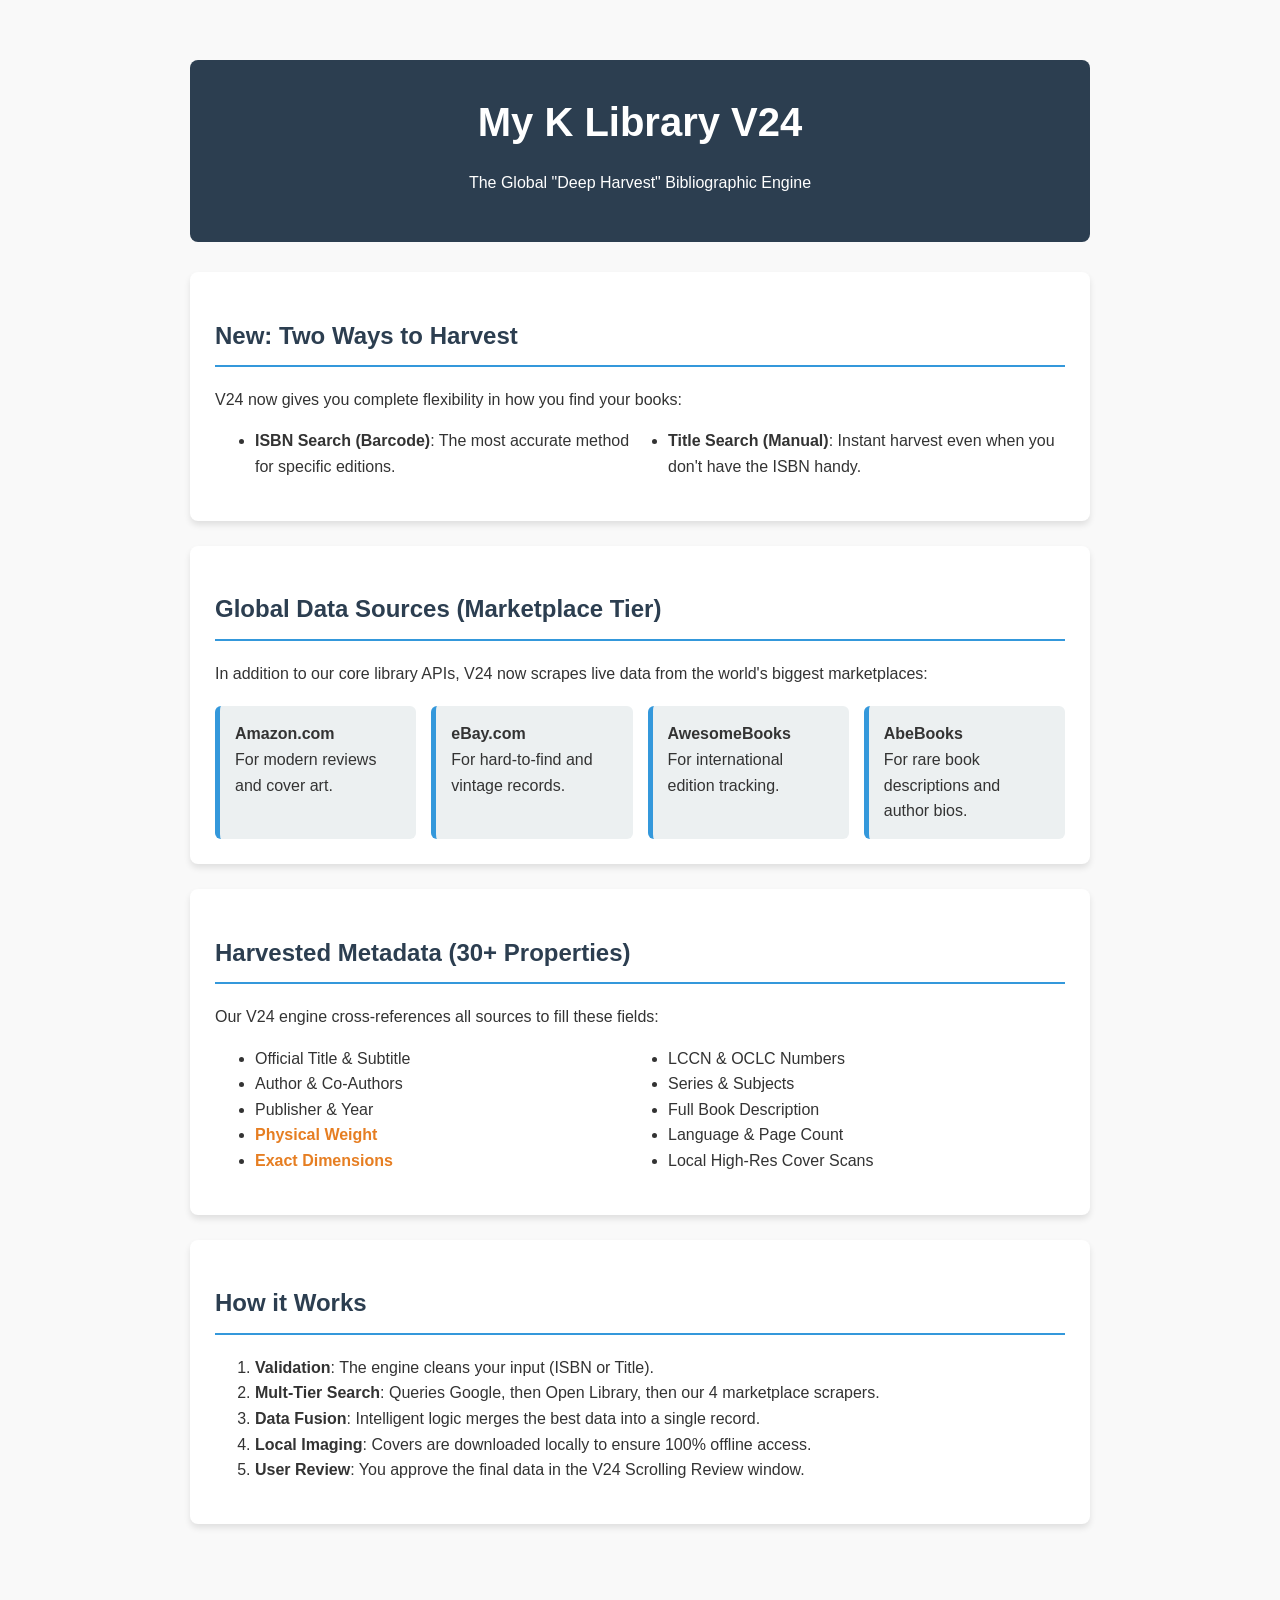
<file: AutoFill_Guide.html>
<!DOCTYPE html>
<html>
<head>
    <title>My K Library - V24 Auto-Fill Guide</title>
    <style>
        body { font-family: 'Segoe UI', Tahoma, Geneva, Verdana, sans-serif; line-height: 1.6; color: #333; max-width: 900px; margin: 40px auto; padding: 20px; background: #f9f9f9; }
        .header { background: #2c3e50; color: white; padding: 30px; border-radius: 8px; text-align: center; margin-bottom: 30px; }
        .section { background: white; padding: 25px; border-radius: 8px; box-shadow: 0 4px 6px rgba(0,0,0,0.1); margin-bottom: 25px; }
        h1 { margin: 0; font-size: 2.5em; }
        h2 { color: #2c3e50; border-bottom: 2px solid #3498db; padding-bottom: 10px; }
        .source-grid { display: grid; grid-template-columns: repeat(auto-fit, minmax(200px, 1fr)); gap: 15px; margin-top: 20px; }
        .source-card { background: #ecf0f1; padding: 15px; border-radius: 6px; border-left: 5px solid #3498db; }
        .highlight { color: #e67e22; font-weight: bold; }
        ul { columns: 2; -webkit-columns: 2; -moz-columns: 2; }
    </style>
</head>
<body>

<div class="header">
    <h1>My K Library V24</h1>
    <p>The Global "Deep Harvest" Bibliographic Engine</p>
</div>

<div class="section">
    <h2>New: Two Ways to Harvest</h2>
    <p>V24 now gives you complete flexibility in how you find your books:</p>
    <ul>
        <li><strong>ISBN Search (Barcode)</strong>: The most accurate method for specific editions.</li>
        <li><strong>Title Search (Manual)</strong>: Instant harvest even when you don't have the ISBN handy.</li>
    </ul>
</div>

<div class="section">
    <h2>Global Data Sources (Marketplace Tier)</h2>
    <p>In addition to our core library APIs, V24 now scrapes live data from the world's biggest marketplaces:</p>
    <div class="source-grid">
        <div class="source-card"><strong>Amazon.com</strong><br>For modern reviews and cover art.</div>
        <div class="source-card"><strong>eBay.com</strong><br>For hard-to-find and vintage records.</div>
        <div class="source-card"><strong>AwesomeBooks</strong><br>For international edition tracking.</div>
        <div class="source-card"><strong>AbeBooks</strong><br>For rare book descriptions and author bios.</div>
    </div>
</div>

<div class="section">
    <h2>Harvested Metadata (30+ Properties)</h2>
    <p>Our V24 engine cross-references all sources to fill these fields:</p>
    <ul>
        <li>Official Title & Subtitle</li>
        <li>Author & Co-Authors</li>
        <li>Publisher & Year</li>
        <li><span class="highlight">Physical Weight</span></li>
        <li><span class="highlight">Exact Dimensions</span></li>
        <li>LCCN & OCLC Numbers</li>
        <li>Series & Subjects</li>
        <li>Full Book Description</li>
        <li>Language & Page Count</li>
        <li>Local High-Res Cover Scans</li>
    </ul>
</div>

<div class="section">
    <h2>How it Works</h2>
    <ol>
        <li><strong>Validation</strong>: The engine cleans your input (ISBN or Title).</li>
        <li><strong>Mult-Tier Search</strong>: Queries Google, then Open Library, then our 4 marketplace scrapers.</li>
        <li><strong>Data Fusion</strong>: Intelligent logic merges the best data into a single record.</li>
        <li><strong>Local Imaging</strong>: Covers are downloaded locally to ensure 100% offline access.</li>
        <li><strong>User Review</strong>: You approve the final data in the V24 Scrolling Review window.</li>
    </ol>
</div>

</body>
</html>
</file>
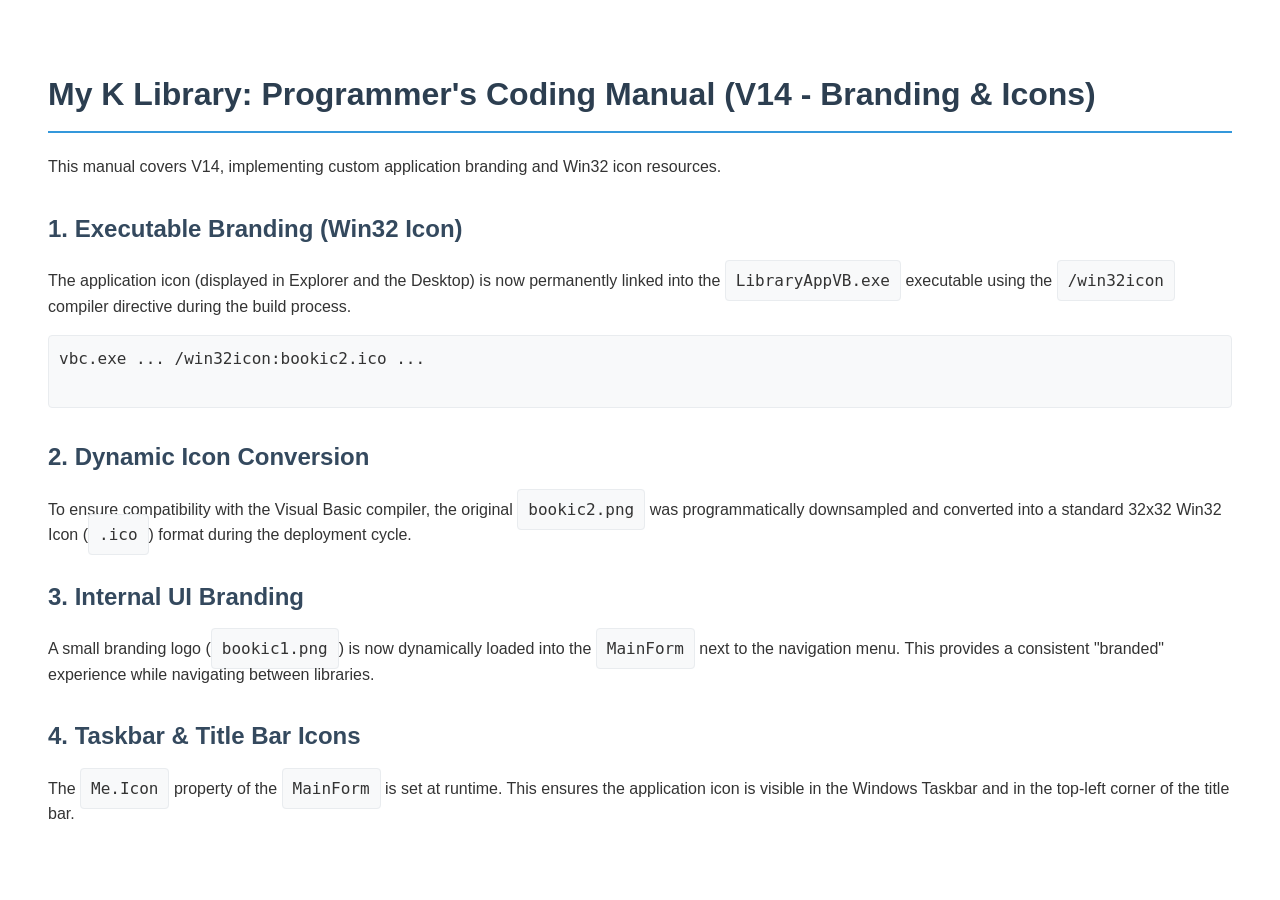
<file: Coding_Manual.html>
<!DOCTYPE html>
<html>
<head>
    <title>My K Library - Coding Manual</title>
    <style>
        body { font-family: 'Segoe UI', Tahoma, Geneva, Verdana, sans-serif; padding: 40px; color: #333; line-height: 1.6; }
        h1 { color: #2c3e50; border-bottom: 2px solid #3498db; padding-bottom: 10px; }
        h2 { color: #34495e; margin-top: 30px; }
        h3 { color: #555; }
        pre, code { background-color: #f8f9fa; border: 1px solid #e9ecef; border-radius: 4px; padding: 10px; font-family: Consolas, monospace; }
        .highlight { font-weight: bold; color: #e74c3c; }
        .success { color: #27ae60; }
        table { width: 100%; border-collapse: collapse; margin-top: 20px; }
        th, td { border: 1px solid #ddd; padding: 12px; text-align: left; }
        th { background-color: #f2f2f2; }
    </style>
</head>
<body>
    <h1>My K Library: Programmer's Coding Manual (V14 - Branding & Icons)</h1>
    <p>This manual covers V14, implementing custom application branding and Win32 icon resources.</p>

    <h2>1. Executable Branding (Win32 Icon)</h2>
    <p>The application icon (displayed in Explorer and the Desktop) is now permanently linked into the <code>LibraryAppVB.exe</code> executable using the <code>/win32icon</code> compiler directive during the build process.</p>
    <pre>
vbc.exe ... /win32icon:bookic2.ico ...
    </pre>

    <h2>2. Dynamic Icon Conversion</h2>
    <p>To ensure compatibility with the Visual Basic compiler, the original <code>bookic2.png</code> was programmatically downsampled and converted into a standard 32x32 Win32 Icon (<code>.ico</code>) format during the deployment cycle.</p>

    <h2>3. Internal UI Branding</h2>
    <p>A small branding logo (<code>bookic1.png</code>) is now dynamically loaded into the <code>MainForm</code> next to the navigation menu. This provides a consistent "branded" experience while navigating between libraries.</p>

    <h2>4. Taskbar & Title Bar Icons</h2>
    <p>The <code>Me.Icon</code> property of the <code>MainForm</code> is set at runtime. This ensures the application icon is visible in the Windows Taskbar and in the top-left corner of the title bar.</p>
</body>
</html>
</file>
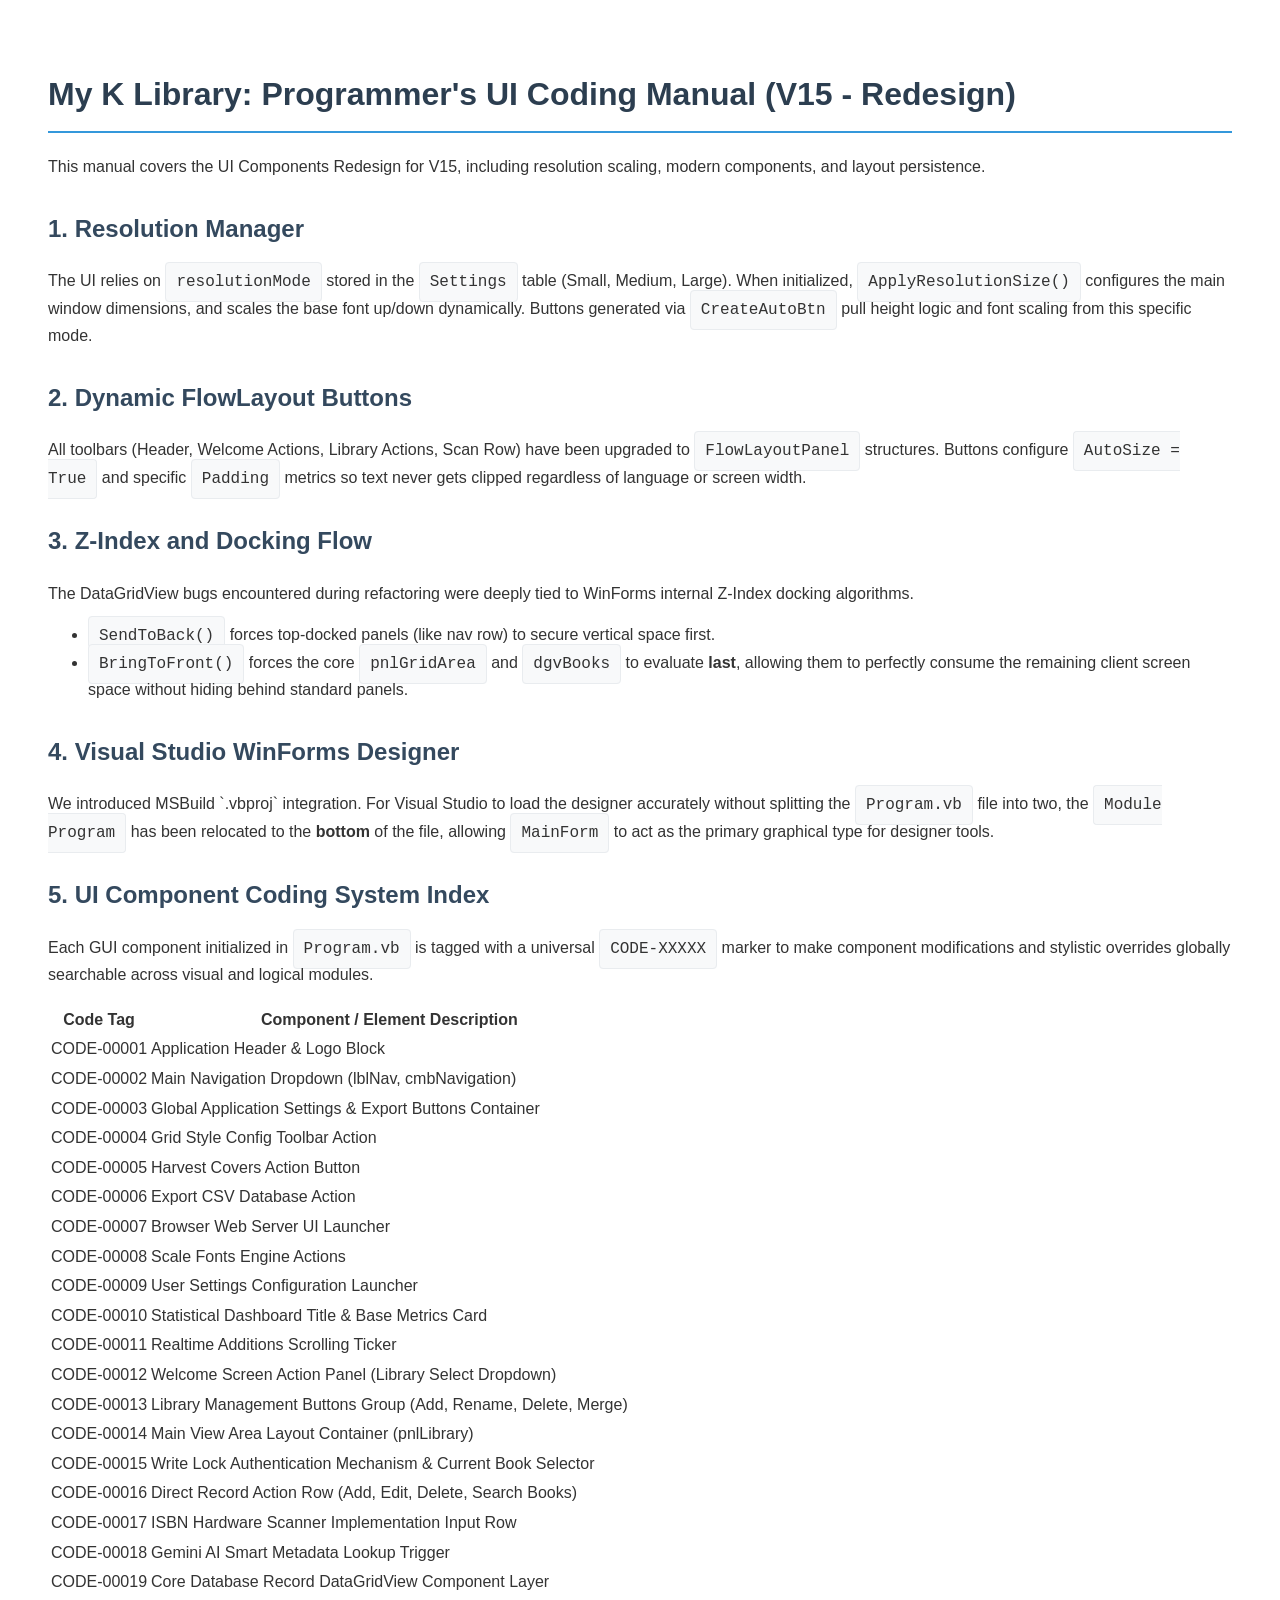
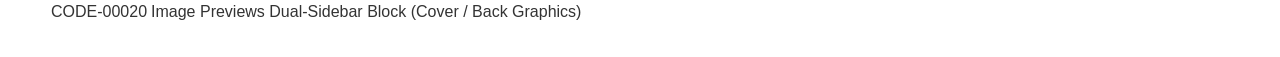
<file: Coding_Manual_V15.html>
<!DOCTYPE html>
<html>
<head>
    <title>My K Library - UI Components Manual</title>
    <style>
        body { font-family: 'Segoe UI', Tahoma, Geneva, Verdana, sans-serif; padding: 40px; color: #333; line-height: 1.6; }
        h1 { color: #2c3e50; border-bottom: 2px solid #3498db; padding-bottom: 10px; }
        h2 { color: #34495e; margin-top: 30px; }
        h3 { color: #555; }
        pre, code { background-color: #f8f9fa; border: 1px solid #e9ecef; border-radius: 4px; padding: 10px; font-family: Consolas, monospace; }
        .highlight { font-weight: bold; color: #e74c3c; }
    </style>
</head>
<body>
    <h1>My K Library: Programmer's UI Coding Manual (V15 - Redesign)</h1>
    <p>This manual covers the UI Components Redesign for V15, including resolution scaling, modern components, and layout persistence.</p>

    <h2>1. Resolution Manager</h2>
    <p>The UI relies on <code>resolutionMode</code> stored in the <code>Settings</code> table (Small, Medium, Large). When initialized, <code>ApplyResolutionSize()</code> configures the main window dimensions, and scales the base font up/down dynamically. Buttons generated via <code>CreateAutoBtn</code> pull height logic and font scaling from this specific mode.</p>

    <h2>2. Dynamic FlowLayout Buttons</h2>
    <p>All toolbars (Header, Welcome Actions, Library Actions, Scan Row) have been upgraded to <code>FlowLayoutPanel</code> structures. Buttons configure <code>AutoSize = True</code> and specific <code>Padding</code> metrics so text never gets clipped regardless of language or screen width.</p>

    <h2>3. Z-Index and Docking Flow</h2>
    <p>The DataGridView bugs encountered during refactoring were deeply tied to WinForms internal Z-Index docking algorithms.</p>
    <ul>
        <li><code>SendToBack()</code> forces top-docked panels (like nav row) to secure vertical space first.</li>
        <li><code>BringToFront()</code> forces the core <code>pnlGridArea</code> and <code>dgvBooks</code> to evaluate <b>last</b>, allowing them to perfectly consume the remaining client screen space without hiding behind standard panels.</li>
    </ul>

    <h2>4. Visual Studio WinForms Designer</h2>
    <p>We introduced MSBuild `.vbproj` integration. For Visual Studio to load the designer accurately without splitting the <code>Program.vb</code> file into two, the <code>Module Program</code> has been relocated to the <b>bottom</b> of the file, allowing <code>MainForm</code> to act as the primary graphical type for designer tools.</p>
    <h2>5. UI Component Coding System Index</h2>
    <p>Each GUI component initialized in <code>Program.vb</code> is tagged with a universal <code>CODE-XXXXX</code> marker to make component modifications and stylistic overrides globally searchable across visual and logical modules.</p>
    <table>
        <tr><th>Code Tag</th><th>Component / Element Description</th></tr>
        <tr><td>CODE-00001</td><td>Application Header & Logo Block</td></tr>
        <tr><td>CODE-00002</td><td>Main Navigation Dropdown (lblNav, cmbNavigation)</td></tr>
        <tr><td>CODE-00003</td><td>Global Application Settings & Export Buttons Container</td></tr>
        <tr><td>CODE-00004</td><td>Grid Style Config Toolbar Action</td></tr>
        <tr><td>CODE-00005</td><td>Harvest Covers Action Button</td></tr>
        <tr><td>CODE-00006</td><td>Export CSV Database Action</td></tr>
        <tr><td>CODE-00007</td><td>Browser Web Server UI Launcher</td></tr>
        <tr><td>CODE-00008</td><td>Scale Fonts Engine Actions</td></tr>
        <tr><td>CODE-00009</td><td>User Settings Configuration Launcher</td></tr>
        <tr><td>CODE-00010</td><td>Statistical Dashboard Title & Base Metrics Card</td></tr>
        <tr><td>CODE-00011</td><td>Realtime Additions Scrolling Ticker</td></tr>
        <tr><td>CODE-00012</td><td>Welcome Screen Action Panel (Library Select Dropdown)</td></tr>
        <tr><td>CODE-00013</td><td>Library Management Buttons Group (Add, Rename, Delete, Merge)</td></tr>
        <tr><td>CODE-00014</td><td>Main View Area Layout Container (pnlLibrary)</td></tr>
        <tr><td>CODE-00015</td><td>Write Lock Authentication Mechanism & Current Book Selector</td></tr>
        <tr><td>CODE-00016</td><td>Direct Record Action Row (Add, Edit, Delete, Search Books)</td></tr>
        <tr><td>CODE-00017</td><td>ISBN Hardware Scanner Implementation Input Row</td></tr>
        <tr><td>CODE-00018</td><td>Gemini AI Smart Metadata Lookup Trigger</td></tr>
        <tr><td>CODE-00019</td><td>Core Database Record DataGridView Component Layer</td></tr>
        <tr><td>CODE-00020</td><td>Image Previews Dual-Sidebar Block (Cover / Back Graphics)</td></tr>
    </table>
</body>
</html>
</file>
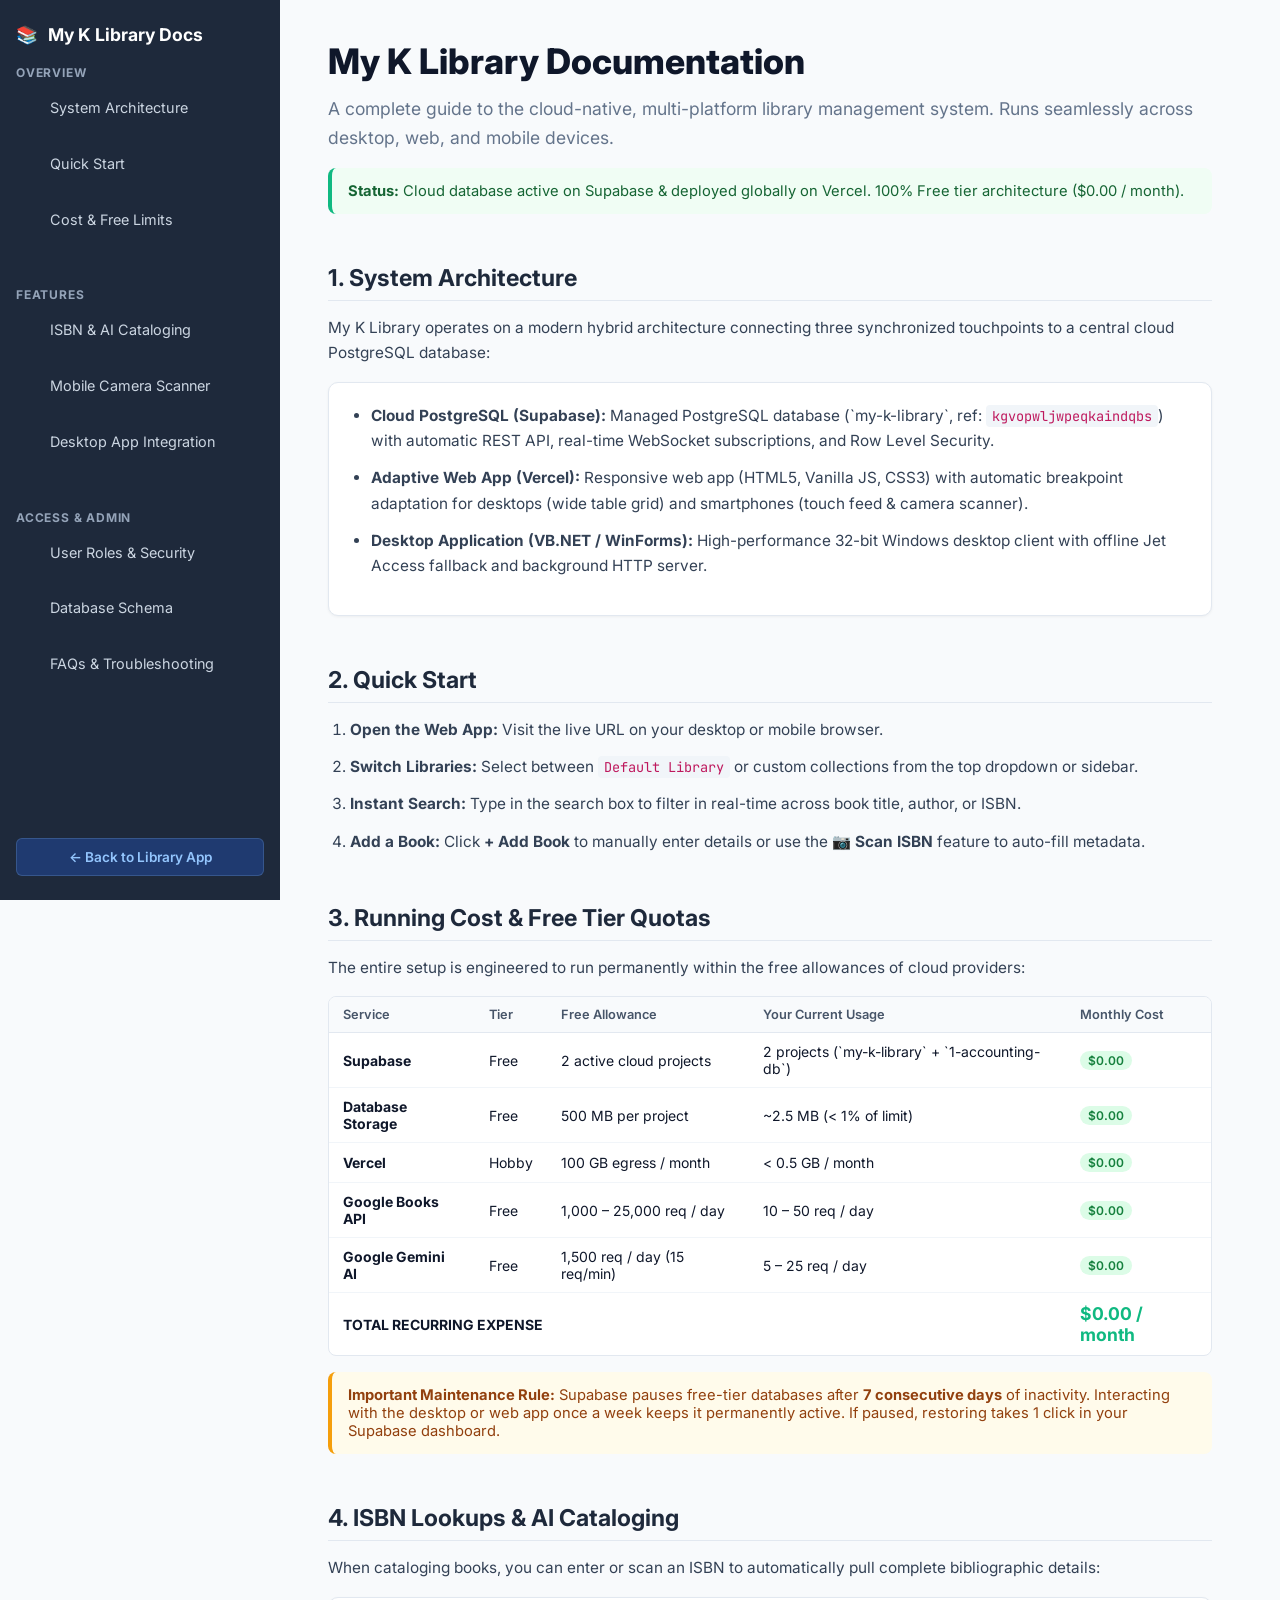
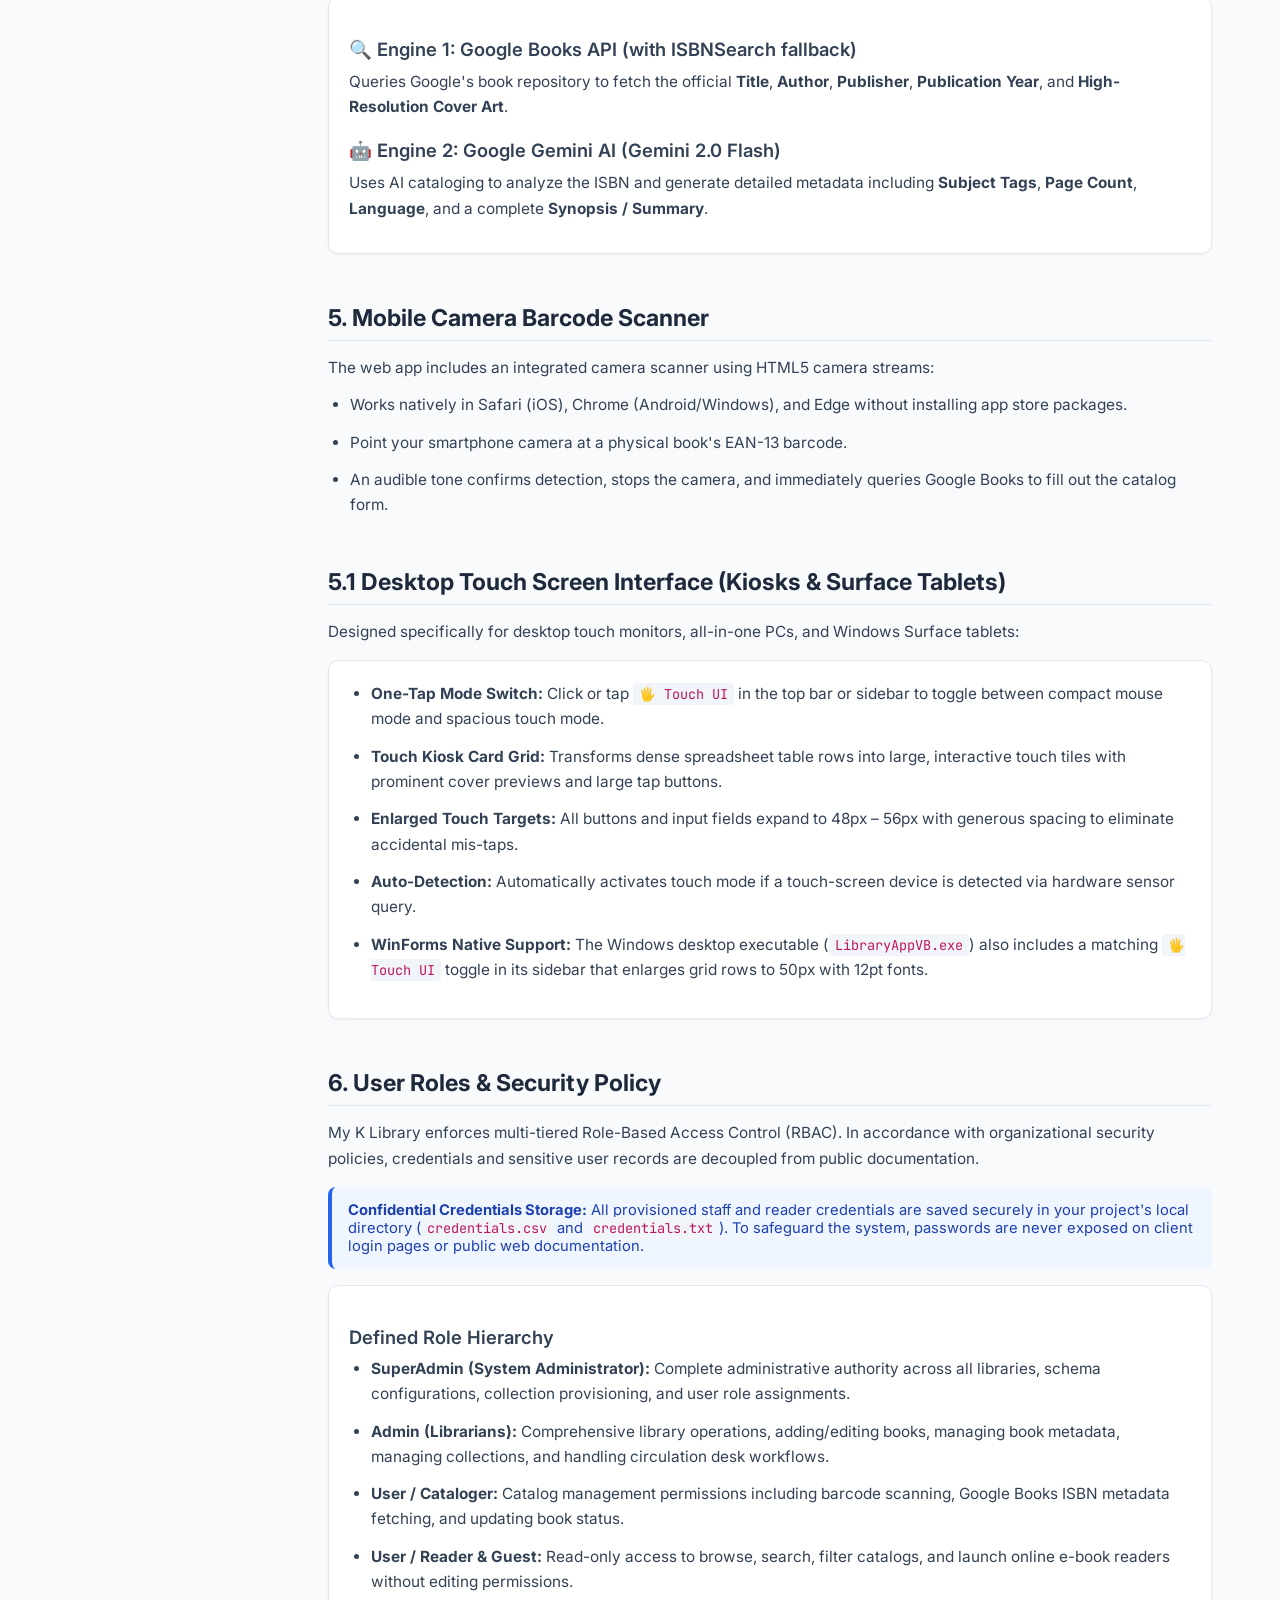
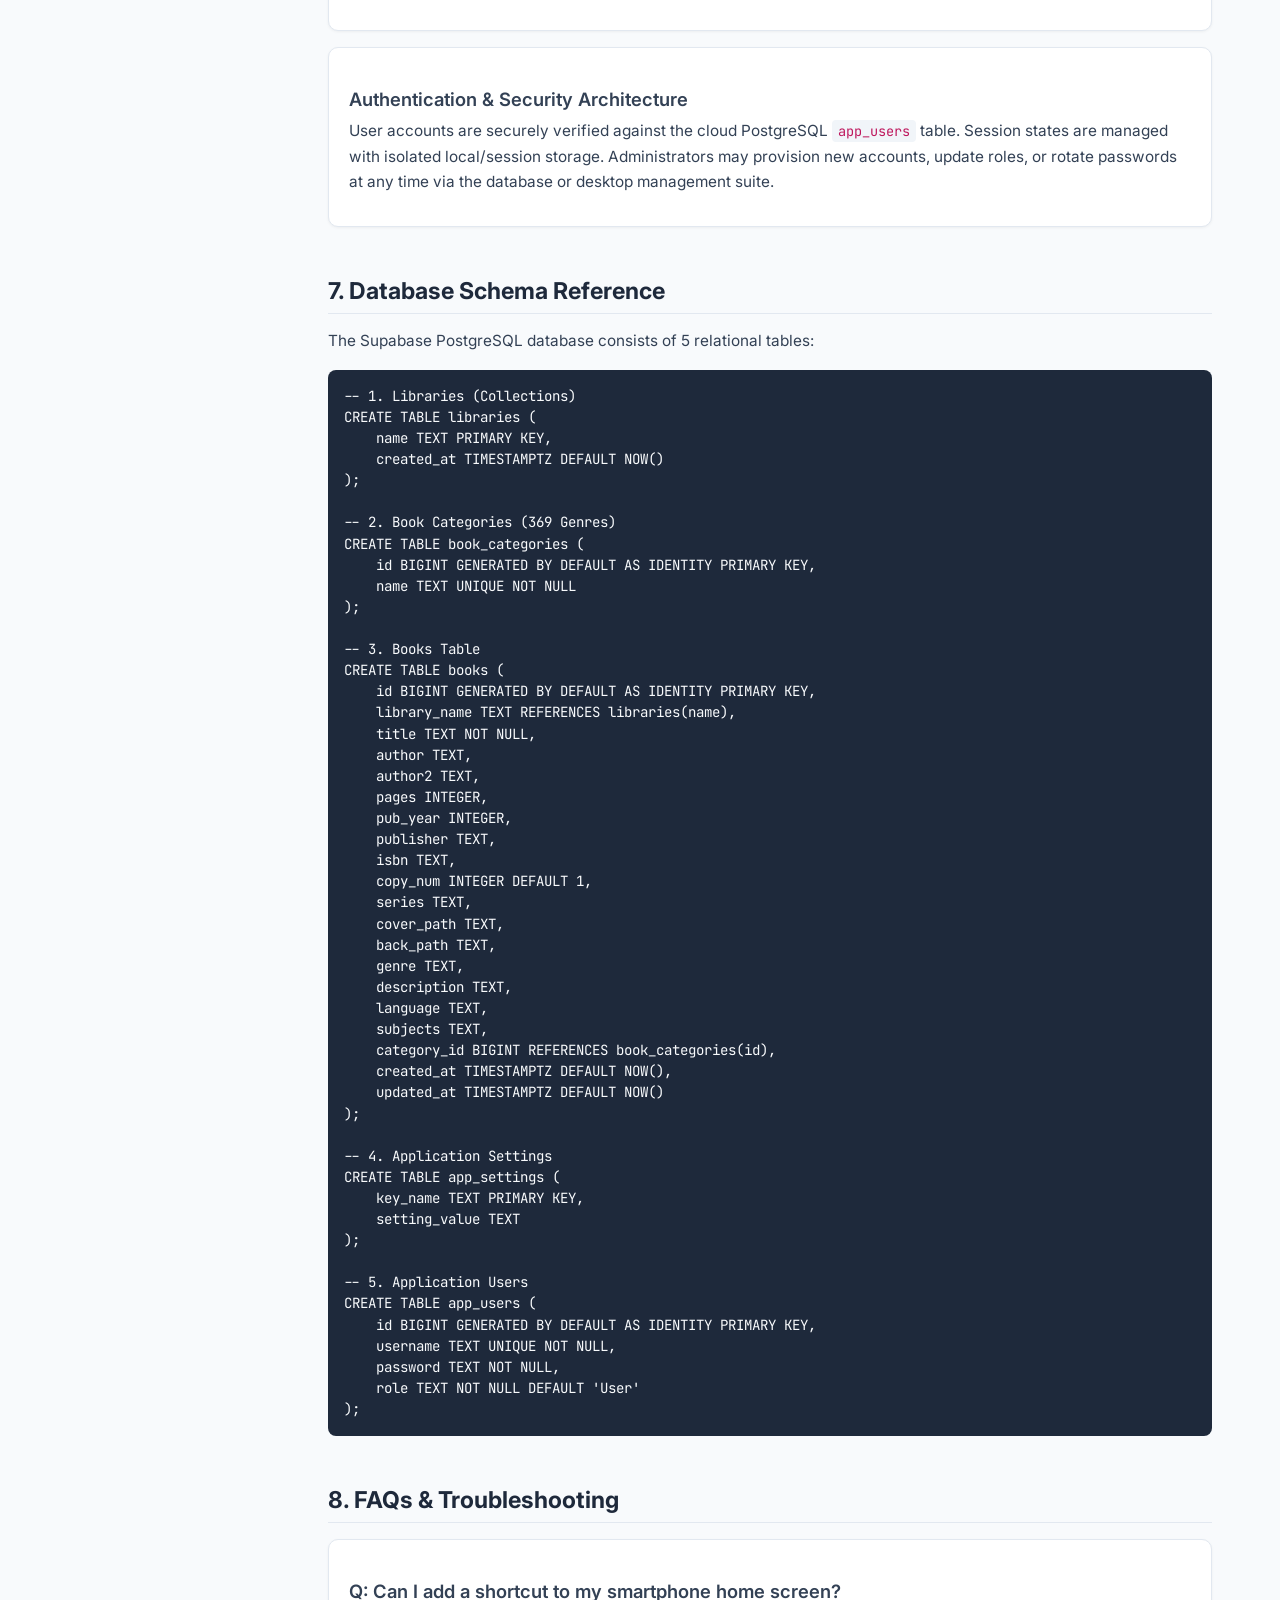
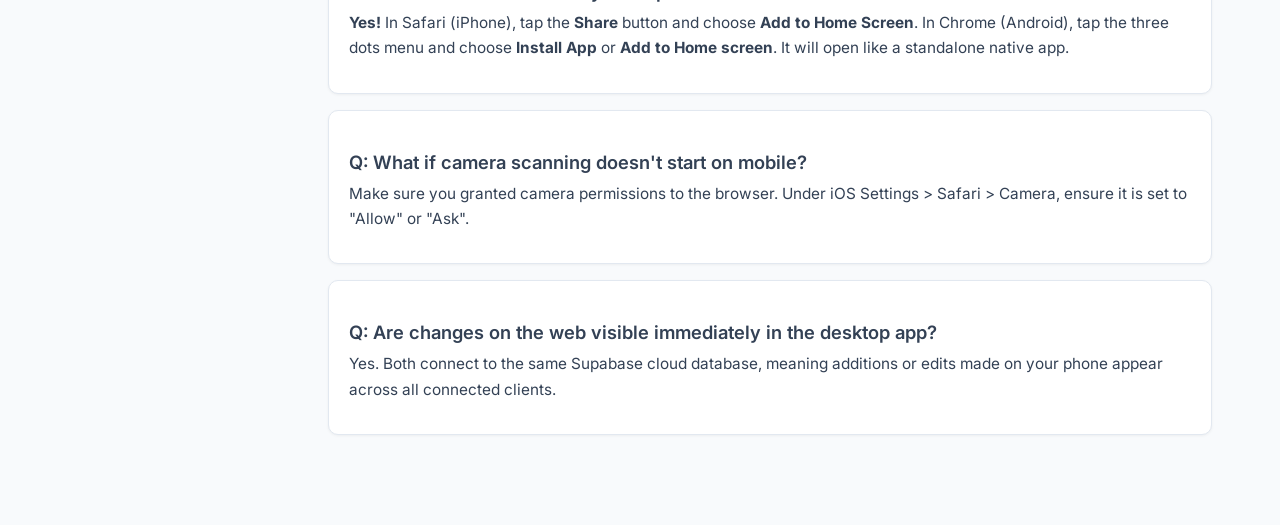
<file: web/docs.html>
<!DOCTYPE html>
<html lang="en">
<head>
  <meta charset="UTF-8">
  <meta name="viewport" content="width=device-width, initial-scale=1.0">
  <title>Documentation - My K Library Cloud</title>
  <link rel="icon" href="data:image/svg+xml,<svg xmlns='http://www.w3.org/2000/svg' viewBox='0 0 100 100'><text y='.9em' font-size='90'>📚</text></svg>">
  <link rel="preconnect" href="https://fonts.googleapis.com">
  <link rel="preconnect" href="https://fonts.gstatic.com" crossorigin>
  <link href="https://fonts.googleapis.com/css2?family=Inter:wght@300;400;500;600;700&family=JetBrains+Mono:wght@400;600&display=swap" rel="stylesheet">
  <style>
    :root {
      --primary: #2563eb;
      --primary-hover: #1d4ed8;
      --bg: #f8fafc;
      --sidebar-bg: #1e293b;
      --card-bg: #ffffff;
      --text: #0f172a;
      --text-muted: #64748b;
      --border: #e2e8f0;
      --code-bg: #f1f5f9;
      --success: #10b981;
      --warning: #f59e0b;
      --accent: #8b5cf6;
    }
    * { box-sizing: border-box; margin: 0; padding: 0; font-family: 'Inter', sans-serif; }
    body { background: var(--bg); color: var(--text); display: flex; min-height: 100vh; }
    
    /* Docs Sidebar */
    .docs-nav {
      width: 280px;
      background: var(--sidebar-bg);
      color: #fff;
      padding: 24px 16px;
      flex-shrink: 0;
      position: sticky;
      top: 0;
      height: 100vh;
      overflow-y: auto;
      display: flex;
      flex-direction: column;
      gap: 20px;
    }
    .brand { display: flex; align-items: center; gap: 10px; font-weight: 700; font-size: 1.1rem; }
    .nav-group-title { font-size: 0.75rem; text-transform: uppercase; color: #94a3b8; font-weight: 700; letter-spacing: 0.8px; margin-bottom: 8px; }
    .nav-links { list-style: none; display: flex; flex-direction: column; gap: 4px; }
    .nav-link { display: block; padding: 8px 12px; color: #cbd5e1; text-decoration: none; font-size: 0.9rem; border-radius: 6px; transition: all 0.15s; }
    .nav-link:hover { background: #334155; color: #fff; }
    .back-btn { margin-top: auto; padding: 10px 14px; background: rgba(37, 99, 235, 0.3); color: #93c5fd; border-radius: 6px; text-decoration: none; font-weight: 600; text-align: center; font-size: 0.85rem; border: 1px solid rgba(147, 197, 253, 0.2); }
    .back-btn:hover { background: rgba(37, 99, 235, 0.5); }

    /* Docs Content */
    .docs-main { flex: 1; padding: 40px 48px; max-width: 980px; overflow-y: auto; }
    .doc-section { margin-bottom: 50px; scroll-margin-top: 30px; }
    h1 { font-size: 2.2rem; font-weight: 800; margin-bottom: 12px; color: #0f172a; }
    h2 { font-size: 1.45rem; font-weight: 700; margin-top: 32px; margin-bottom: 14px; color: #1e293b; border-bottom: 1px solid var(--border); padding-bottom: 8px; }
    h3 { font-size: 1.15rem; font-weight: 600; margin-top: 20px; margin-bottom: 8px; color: #334155; }
    p, li { font-size: 0.96rem; line-height: 1.65; color: #334155; margin-bottom: 12px; }
    ul, ol { padding-left: 22px; margin-bottom: 16px; }

    /* Cards & Tables */
    .card { background: var(--card-bg); border: 1px solid var(--border); border-radius: 10px; padding: 20px; margin: 16px 0; box-shadow: 0 1px 3px rgba(0,0,0,0.05); }
    .table-wrap { overflow-x: auto; margin: 16px 0; border: 1px solid var(--border); border-radius: 8px; background: #fff; }
    table { width: 100%; border-collapse: collapse; text-align: left; }
    th { background: #f8fafc; padding: 10px 14px; font-size: 0.8rem; font-weight: 600; color: #475569; border-bottom: 1px solid var(--border); }
    td { padding: 10px 14px; font-size: 0.875rem; border-bottom: 1px solid #f1f5f9; }
    tr:last-child td { border-bottom: none; }
    
    /* Code & Badges */
    code { font-family: 'JetBrains Mono', monospace; background: var(--code-bg); padding: 2px 6px; border-radius: 4px; font-size: 0.85rem; color: #be185d; }
    pre { background: #1e293b; color: #f8fafc; padding: 16px; border-radius: 8px; overflow-x: auto; font-family: 'JetBrains Mono', monospace; font-size: 0.88rem; line-height: 1.5; margin: 16px 0; }
    .badge { display: inline-block; padding: 2px 8px; border-radius: 12px; font-size: 0.75rem; font-weight: 600; }
    .badge-admin { background: #dbeafe; color: #1e40af; }
    .badge-super { background: #fef3c7; color: #92400e; }
    .badge-user { background: #f1f5f9; color: #475569; }
    .badge-free { background: #dcfce7; color: #15803d; }

    /* Alert Callouts */
    .alert { padding: 14px 16px; border-radius: 8px; margin: 16px 0; font-size: 0.92rem; display: flex; gap: 12px; align-items: flex-start; }
    .alert-info { background: #eff6ff; border-left: 4px solid var(--primary); color: #1e40af; }
    .alert-success { background: #f0fdf4; border-left: 4px solid var(--success); color: #166534; }
    .alert-warning { background: #fffbeb; border-left: 4px solid var(--warning); color: #92400e; }

    @media (max-width: 768px) {
      body { flex-direction: column; }
      .docs-nav { width: 100%; height: auto; position: relative; }
      .docs-main { padding: 24px 16px; }
    }
  </style>
</head>
<body>

  <!-- Navigation Sidebar -->
  <aside class="docs-nav">
    <div class="brand">
      <span>📚</span>
      <span>My K Library Docs</span>
    </div>

    <div>
      <div class="nav-group-title">Overview</div>
      <ul class="nav-links">
        <li><a href="#architecture" class="nav-link">System Architecture</a></li>
        <li><a href="#quickstart" class="nav-link">Quick Start</a></li>
        <li><a href="#cost-limits" class="nav-link">Cost & Free Limits</a></li>
      </ul>
    </div>

    <div>
      <div class="nav-group-title">Features</div>
      <ul class="nav-links">
        <li><a href="#isbn-lookups" class="nav-link">ISBN & AI Cataloging</a></li>
        <li><a href="#mobile-scanner" class="nav-link">Mobile Camera Scanner</a></li>
        <li><a href="#desktop-sync" class="nav-link">Desktop App Integration</a></li>
      </ul>
    </div>

    <div>
      <div class="nav-group-title">Access & Admin</div>
      <ul class="nav-links">
        <li><a href="#user-directory" class="nav-link">User Roles & Security</a></li>
        <li><a href="#schema" class="nav-link">Database Schema</a></li>
        <li><a href="#faq" class="nav-link">FAQs & Troubleshooting</a></li>
      </ul>
    </div>

    <a href="index.html" class="back-btn">← Back to Library App</a>
  </aside>

  <!-- Main Documentation Content -->
  <main class="docs-main">
    <header class="doc-section">
      <h1>My K Library Documentation</h1>
      <p style="font-size: 1.1rem; color: var(--text-muted);">
        A complete guide to the cloud-native, multi-platform library management system. Runs seamlessly across desktop, web, and mobile devices.
      </p>
      <div class="alert alert-success">
        <div><strong>Status:</strong> Cloud database active on Supabase & deployed globally on Vercel. 100% Free tier architecture ($0.00 / month).</div>
      </div>
    </header>

    <!-- 1. System Architecture -->
    <section id="architecture" class="doc-section">
      <h2>1. System Architecture</h2>
      <p>My K Library operates on a modern hybrid architecture connecting three synchronized touchpoints to a central cloud PostgreSQL database:</p>
      
      <div class="card">
        <ul>
          <li><strong>Cloud PostgreSQL (Supabase):</strong> Managed PostgreSQL database (`my-k-library`, ref: <code>kgvopwljwpeqkaindqbs</code>) with automatic REST API, real-time WebSocket subscriptions, and Row Level Security.</li>
          <li><strong>Adaptive Web App (Vercel):</strong> Responsive web app (HTML5, Vanilla JS, CSS3) with automatic breakpoint adaptation for desktops (wide table grid) and smartphones (touch feed & camera scanner).</li>
          <li><strong>Desktop Application (VB.NET / WinForms):</strong> High-performance 32-bit Windows desktop client with offline Jet Access fallback and background HTTP server.</li>
        </ul>
      </div>
    </section>

    <!-- 2. Quick Start -->
    <section id="quickstart" class="doc-section">
      <h2>2. Quick Start</h2>
      <ol>
        <li><strong>Open the Web App:</strong> Visit the live URL on your desktop or mobile browser.</li>
        <li><strong>Switch Libraries:</strong> Select between <code>Default Library</code> or custom collections from the top dropdown or sidebar.</li>
        <li><strong>Instant Search:</strong> Type in the search box to filter in real-time across book title, author, or ISBN.</li>
        <li><strong>Add a Book:</strong> Click <strong>+ Add Book</strong> to manually enter details or use the <strong>📷 Scan ISBN</strong> feature to auto-fill metadata.</li>
      </ol>
    </section>

    <!-- 3. Cost & Free Limits -->
    <section id="cost-limits" class="doc-section">
      <h2>3. Running Cost & Free Tier Quotas</h2>
      <p>The entire setup is engineered to run permanently within the free allowances of cloud providers:</p>

      <div class="table-wrap">
        <table>
          <thead>
            <tr>
              <th>Service</th>
              <th>Tier</th>
              <th>Free Allowance</th>
              <th>Your Current Usage</th>
              <th>Monthly Cost</th>
            </tr>
          </thead>
          <tbody>
            <tr>
              <td><strong>Supabase</strong></td>
              <td>Free</td>
              <td>2 active cloud projects</td>
              <td>2 projects (`my-k-library` + `1-accounting-db`)</td>
              <td><span class="badge badge-free">$0.00</span></td>
            </tr>
            <tr>
              <td><strong>Database Storage</strong></td>
              <td>Free</td>
              <td>500 MB per project</td>
              <td>~2.5 MB (&lt; 1% of limit)</td>
              <td><span class="badge badge-free">$0.00</span></td>
            </tr>
            <tr>
              <td><strong>Vercel</strong></td>
              <td>Hobby</td>
              <td>100 GB egress / month</td>
              <td>&lt; 0.5 GB / month</td>
              <td><span class="badge badge-free">$0.00</span></td>
            </tr>
            <tr>
              <td><strong>Google Books API</strong></td>
              <td>Free</td>
              <td>1,000 – 25,000 req / day</td>
              <td>10 – 50 req / day</td>
              <td><span class="badge badge-free">$0.00</span></td>
            </tr>
            <tr>
              <td><strong>Google Gemini AI</strong></td>
              <td>Free</td>
              <td>1,500 req / day (15 req/min)</td>
              <td>5 – 25 req / day</td>
              <td><span class="badge badge-free">$0.00</span></td>
            </tr>
            <tr>
              <td colspan="4"><strong>TOTAL RECURRING EXPENSE</strong></td>
              <td><strong style="color:var(--success); font-size:1.1rem;">$0.00 / month</strong></td>
            </tr>
          </tbody>
        </table>
      </div>

      <div class="alert alert-warning">
        <div><strong>Important Maintenance Rule:</strong> Supabase pauses free-tier databases after <strong>7 consecutive days</strong> of inactivity. Interacting with the desktop or web app once a week keeps it permanently active. If paused, restoring takes 1 click in your Supabase dashboard.</div>
      </div>
    </section>

    <!-- 4. ISBN & AI Cataloging -->
    <section id="isbn-lookups" class="doc-section">
      <h2>4. ISBN Lookups & AI Cataloging</h2>
      <p>When cataloging books, you can enter or scan an ISBN to automatically pull complete bibliographic details:</p>
      
      <div class="card">
        <h3>🔍 Engine 1: Google Books API (with ISBNSearch fallback)</h3>
        <p>Queries Google's book repository to fetch the official <strong>Title</strong>, <strong>Author</strong>, <strong>Publisher</strong>, <strong>Publication Year</strong>, and <strong>High-Resolution Cover Art</strong>.</p>

        <h3>🤖 Engine 2: Google Gemini AI (Gemini 2.0 Flash)</h3>
        <p>Uses AI cataloging to analyze the ISBN and generate detailed metadata including <strong>Subject Tags</strong>, <strong>Page Count</strong>, <strong>Language</strong>, and a complete <strong>Synopsis / Summary</strong>.</p>
      </div>
    </section>

    <!-- 5. Mobile Camera Barcode Scanner -->
    <section id="mobile-scanner" class="doc-section">
      <h2>5. Mobile Camera Barcode Scanner</h2>
      <p>The web app includes an integrated camera scanner using HTML5 camera streams:</p>
      <ul>
        <li>Works natively in Safari (iOS), Chrome (Android/Windows), and Edge without installing app store packages.</li>
        <li>Point your smartphone camera at a physical book's EAN-13 barcode.</li>
        <li>An audible tone confirms detection, stops the camera, and immediately queries Google Books to fill out the catalog form.</li>
      </ul>
    </section>

    <!-- 5.1 Desktop Touch Screen Interface -->
    <section id="touch-interface" class="doc-section">
      <h2>5.1 Desktop Touch Screen Interface (Kiosks & Surface Tablets)</h2>
      <p>Designed specifically for desktop touch monitors, all-in-one PCs, and Windows Surface tablets:</p>
      <div class="card">
        <ul>
          <li><strong>One-Tap Mode Switch:</strong> Click or tap <code>🖐️ Touch UI</code> in the top bar or sidebar to toggle between compact mouse mode and spacious touch mode.</li>
          <li><strong>Touch Kiosk Card Grid:</strong> Transforms dense spreadsheet table rows into large, interactive touch tiles with prominent cover previews and large tap buttons.</li>
          <li><strong>Enlarged Touch Targets:</strong> All buttons and input fields expand to 48px – 56px with generous spacing to eliminate accidental mis-taps.</li>
          <li><strong>Auto-Detection:</strong> Automatically activates touch mode if a touch-screen device is detected via hardware sensor query.</li>
          <li><strong>WinForms Native Support:</strong> The Windows desktop executable (<code>LibraryAppVB.exe</code>) also includes a matching <code>🖐️ Touch UI</code> toggle in its sidebar that enlarges grid rows to 50px with 12pt fonts.</li>
        </ul>
      </div>
    </section>

    <!-- 6. User Roles & Access Control -->
    <section id="user-directory" class="doc-section">
      <h2>6. User Roles & Security Policy</h2>
      <p>My K Library enforces multi-tiered Role-Based Access Control (RBAC). In accordance with organizational security policies, credentials and sensitive user records are decoupled from public documentation.</p>

      <div class="alert alert-info">
        <div><strong>Confidential Credentials Storage:</strong> All provisioned staff and reader credentials are saved securely in your project's local directory (<code>credentials.csv</code> and <code>credentials.txt</code>). To safeguard the system, passwords are never exposed on client login pages or public web documentation.</div>
      </div>

      <div class="card">
        <h3>Defined Role Hierarchy</h3>
        <ul>
          <li><strong>SuperAdmin (System Administrator):</strong> Complete administrative authority across all libraries, schema configurations, collection provisioning, and user role assignments.</li>
          <li><strong>Admin (Librarians):</strong> Comprehensive library operations, adding/editing books, managing book metadata, managing collections, and handling circulation desk workflows.</li>
          <li><strong>User / Cataloger:</strong> Catalog management permissions including barcode scanning, Google Books ISBN metadata fetching, and updating book status.</li>
          <li><strong>User / Reader & Guest:</strong> Read-only access to browse, search, filter catalogs, and launch online e-book readers without editing permissions.</li>
        </ul>
      </div>

      <div class="card">
        <h3>Authentication & Security Architecture</h3>
        <p>User accounts are securely verified against the cloud PostgreSQL <code>app_users</code> table. Session states are managed with isolated local/session storage. Administrators may provision new accounts, update roles, or rotate passwords at any time via the database or desktop management suite.</p>
      </div>
    </section>

    <!-- 7. Database Schema Reference -->
    <section id="schema" class="doc-section">
      <h2>7. Database Schema Reference</h2>
      <p>The Supabase PostgreSQL database consists of 5 relational tables:</p>
      <pre>
-- 1. Libraries (Collections)
CREATE TABLE libraries (
    name TEXT PRIMARY KEY,
    created_at TIMESTAMPTZ DEFAULT NOW()
);

-- 2. Book Categories (369 Genres)
CREATE TABLE book_categories (
    id BIGINT GENERATED BY DEFAULT AS IDENTITY PRIMARY KEY,
    name TEXT UNIQUE NOT NULL
);

-- 3. Books Table
CREATE TABLE books (
    id BIGINT GENERATED BY DEFAULT AS IDENTITY PRIMARY KEY,
    library_name TEXT REFERENCES libraries(name),
    title TEXT NOT NULL,
    author TEXT,
    author2 TEXT,
    pages INTEGER,
    pub_year INTEGER,
    publisher TEXT,
    isbn TEXT,
    copy_num INTEGER DEFAULT 1,
    series TEXT,
    cover_path TEXT,
    back_path TEXT,
    genre TEXT,
    description TEXT,
    language TEXT,
    subjects TEXT,
    category_id BIGINT REFERENCES book_categories(id),
    created_at TIMESTAMPTZ DEFAULT NOW(),
    updated_at TIMESTAMPTZ DEFAULT NOW()
);

-- 4. Application Settings
CREATE TABLE app_settings (
    key_name TEXT PRIMARY KEY,
    setting_value TEXT
);

-- 5. Application Users
CREATE TABLE app_users (
    id BIGINT GENERATED BY DEFAULT AS IDENTITY PRIMARY KEY,
    username TEXT UNIQUE NOT NULL,
    password TEXT NOT NULL,
    role TEXT NOT NULL DEFAULT 'User'
);</pre>
    </section>

    <!-- 8. FAQs -->
    <section id="faq" class="doc-section">
      <h2>8. FAQs & Troubleshooting</h2>
      
      <div class="card">
        <h3>Q: Can I add a shortcut to my smartphone home screen?</h3>
        <p><strong>Yes!</strong> In Safari (iPhone), tap the <strong>Share</strong> button and choose <strong>Add to Home Screen</strong>. In Chrome (Android), tap the three dots menu and choose <strong>Install App</strong> or <strong>Add to Home screen</strong>. It will open like a standalone native app.</p>
      </div>

      <div class="card">
        <h3>Q: What if camera scanning doesn't start on mobile?</h3>
        <p>Make sure you granted camera permissions to the browser. Under iOS Settings &gt; Safari &gt; Camera, ensure it is set to "Allow" or "Ask".</p>
      </div>

      <div class="card">
        <h3>Q: Are changes on the web visible immediately in the desktop app?</h3>
        <p>Yes. Both connect to the same Supabase cloud database, meaning additions or edits made on your phone appear across all connected clients.</p>
      </div>
    </section>
  </main>

</body>
</html>
</file>
